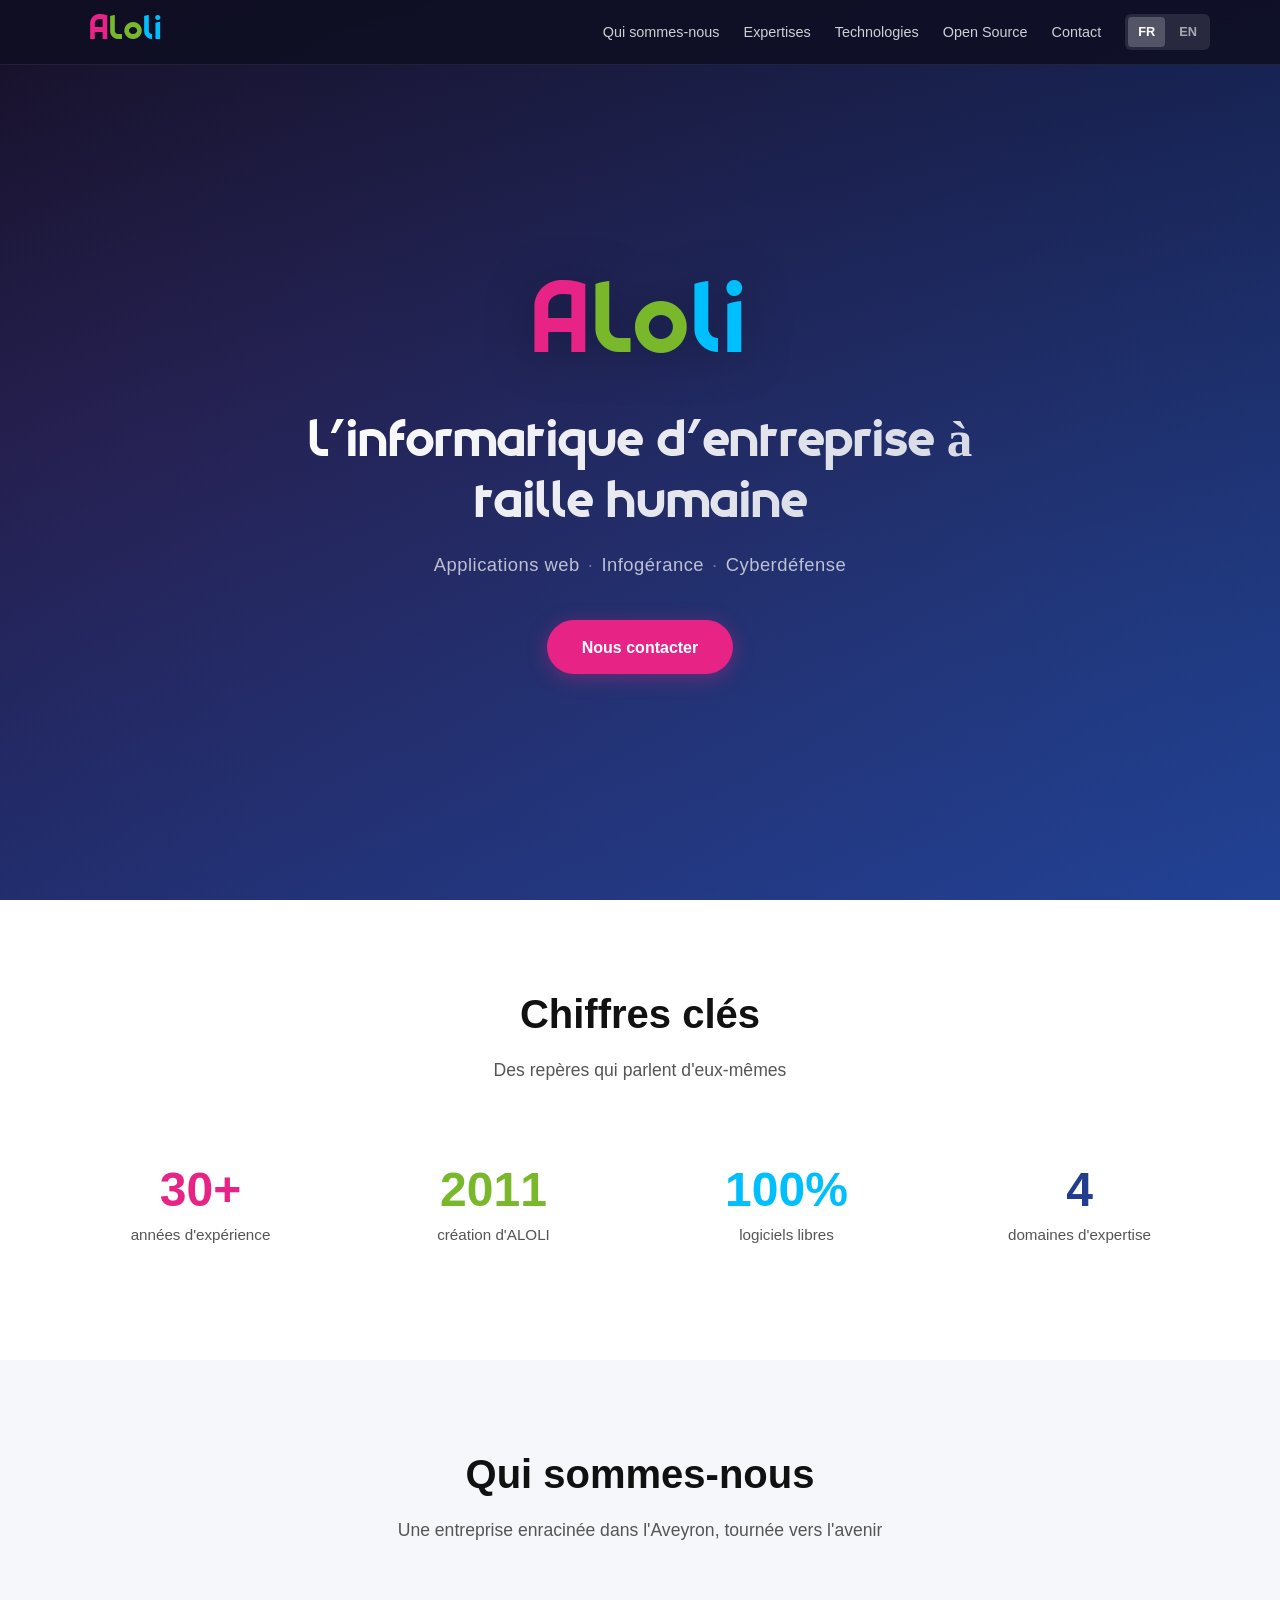
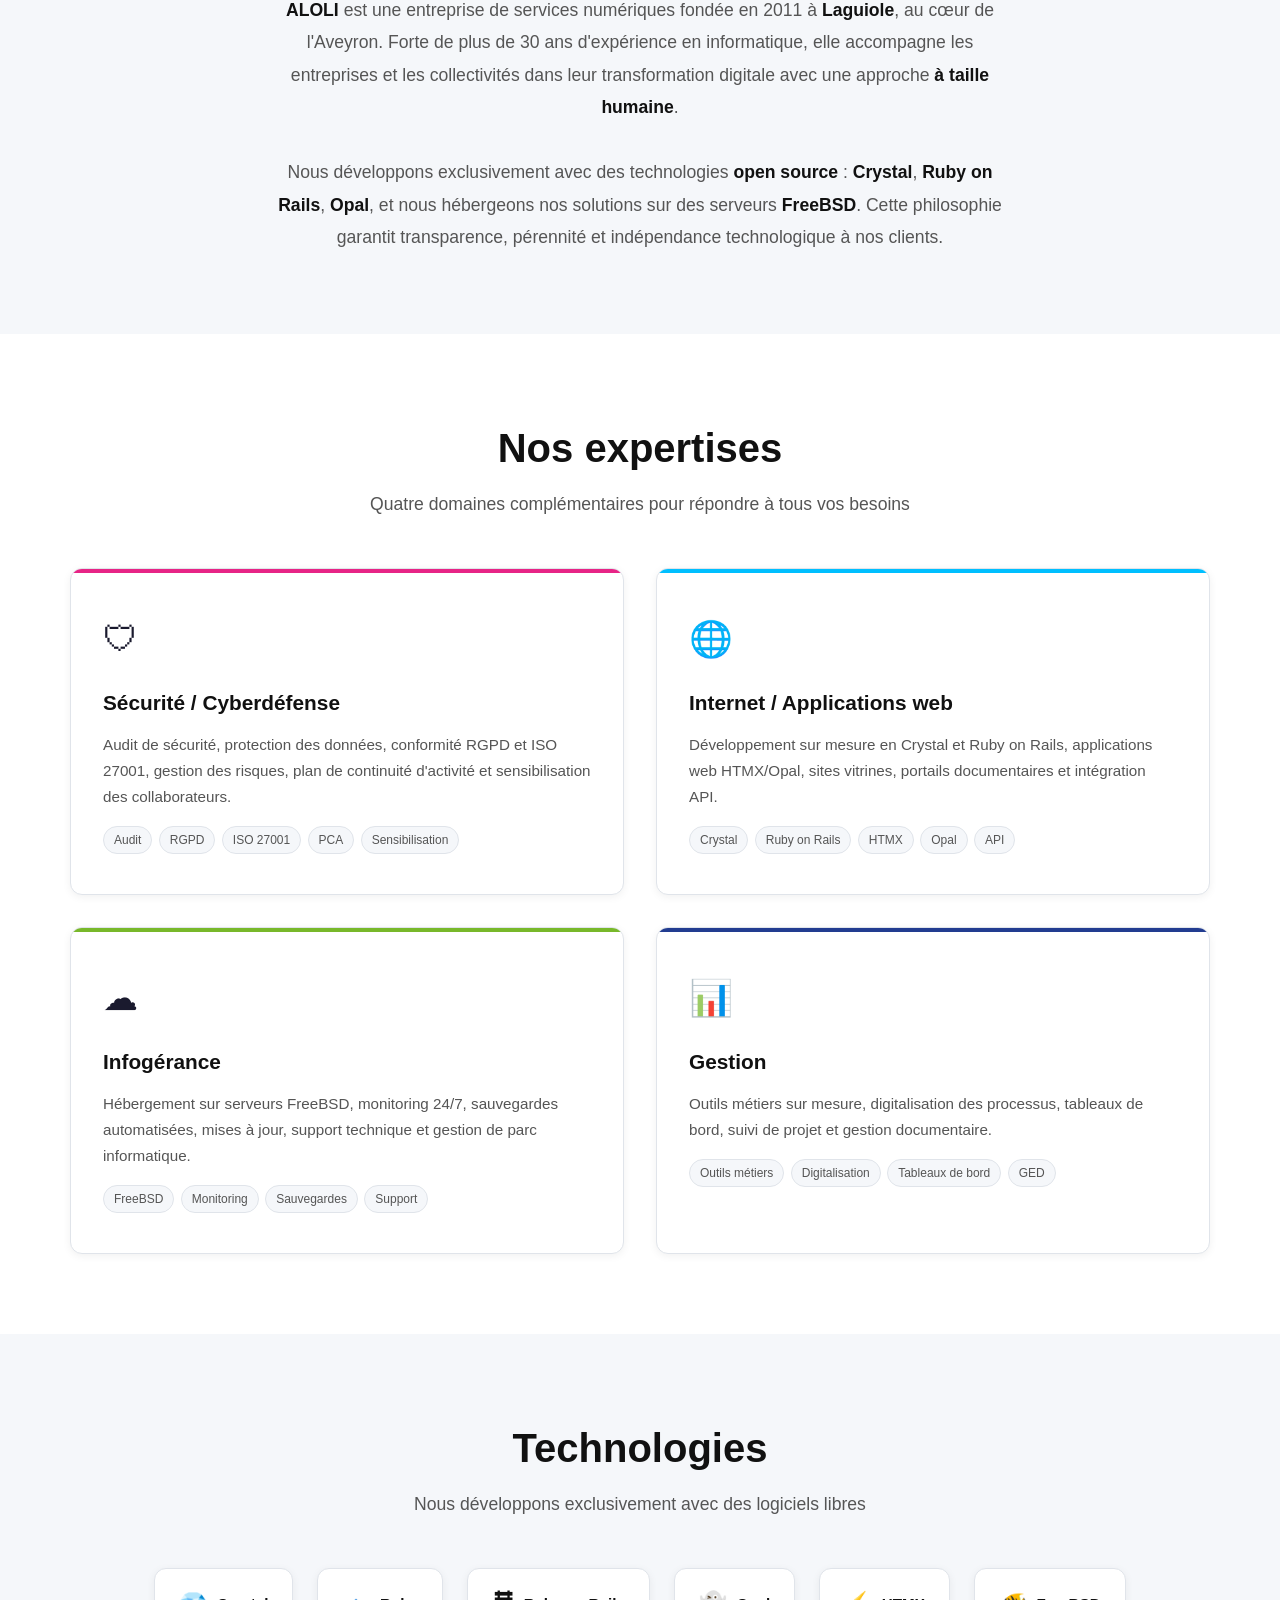
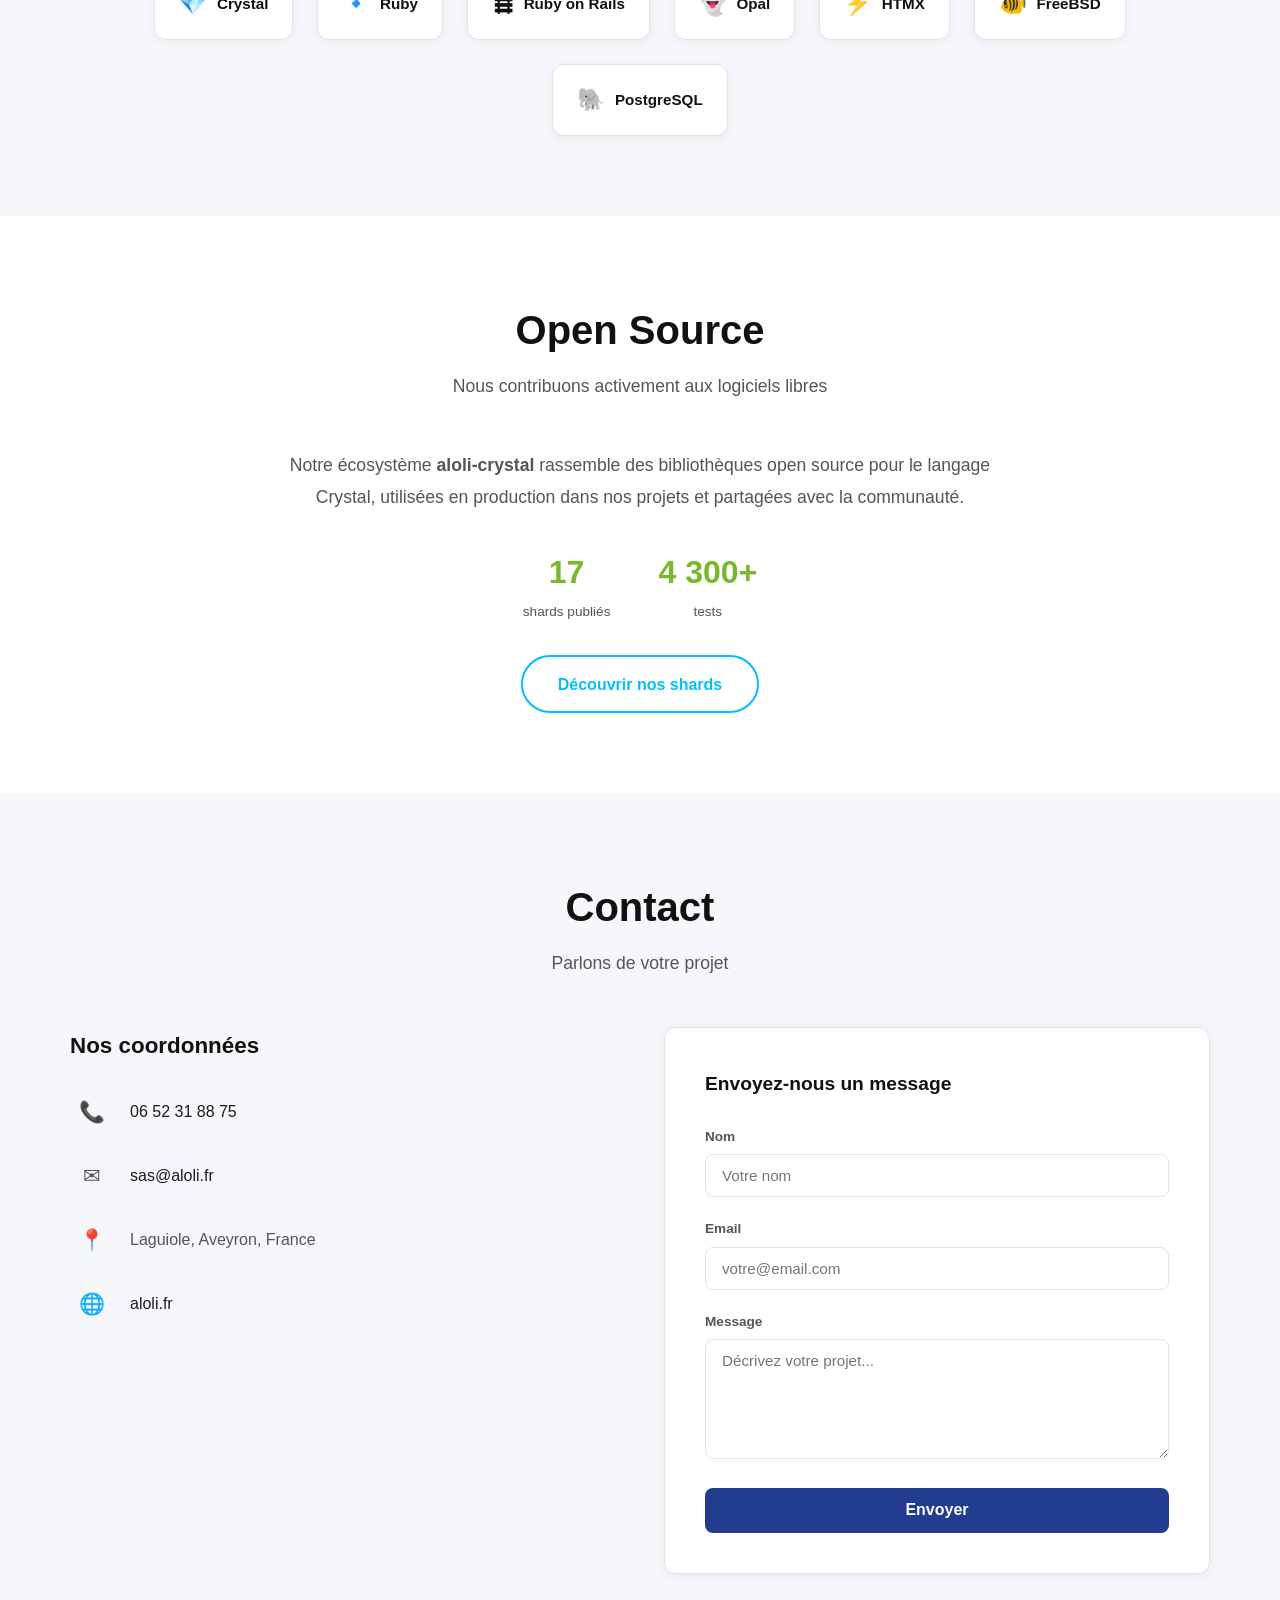
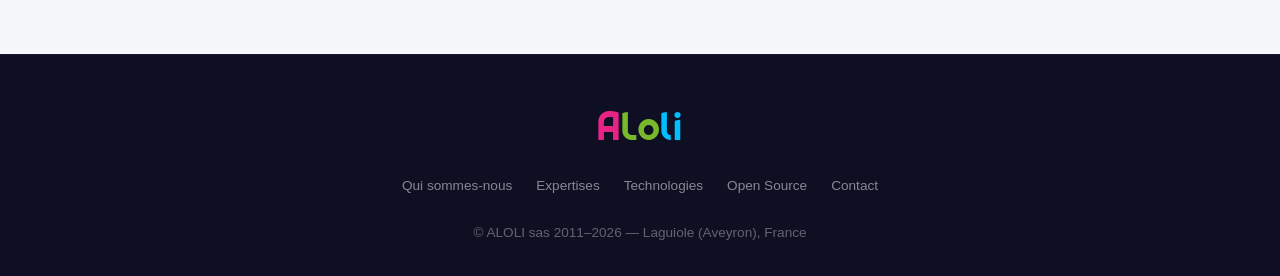
<file: index.html>
<!DOCTYPE html>
<html lang="fr">
<head>
  <meta charset="UTF-8">
  <meta name="viewport" content="width=device-width, initial-scale=1.0">
  <title>ALOLI — L'informatique d'entreprise à taille humaine</title>
  <meta name="description" content="ALOLI, entreprise de services numériques à Laguiole (Aveyron). Applications web Crystal &amp; Ruby, infogérance FreeBSD, cyberdéfense. 30 ans d'expérience.">
  <meta name="author" content="ALOLI sas">
  <meta property="og:title" content="ALOLI — L'informatique d'entreprise à taille humaine">
  <meta property="og:description" content="Applications web · Infogérance · Cyberdéfense — Laguiole, Aveyron">
  <meta property="og:type" content="website">
  <meta property="og:url" content="https://aloli.fr">
  <link rel="alternate" hreflang="en" href="https://aloli.fr/en/">
  <link rel="alternate" hreflang="fr" href="https://aloli.fr/">
  <link rel="canonical" href="https://aloli.fr/">
  <link rel="stylesheet" href="css/style.css">
</head>
<body>

<!-- ====== Header ====== -->
<header class="site-header">
  <nav class="nav container">
    <a href="#hero">
      <svg xmlns="http://www.w3.org/2000/svg" viewBox="0 0 280 100" class="nav-logo" role="img" aria-label="ALOLI"><text x="140" y="78" text-anchor="middle" font-family="Explora, cursive" font-size="82" letter-spacing="2"><tspan fill="#E72486">A</tspan><tspan fill="#78B82A">Lo</tspan><tspan fill="#00BFFF">li</tspan></text></svg>
    </a>
    <button class="nav-toggle" aria-label="Menu" onclick="document.querySelector('.nav-links').classList.toggle('open')">
      <span></span><span></span><span></span>
    </button>
    <ul class="nav-links">
      <li><a href="#about">Qui sommes-nous</a></li>
      <li><a href="#expertises">Expertises</a></li>
      <li><a href="#technologies">Technologies</a></li>
      <li><a href="#opensource">Open Source</a></li>
      <li><a href="#contact">Contact</a></li>
      <li>
        <div class="lang-switch">
          <a href="/" class="active">FR</a>
          <a href="/en/">EN</a>
        </div>
      </li>
    </ul>
  </nav>
</header>

<!-- ====== Hero ====== -->
<section id="hero" class="hero">
  <div class="hero-content">
    <svg xmlns="http://www.w3.org/2000/svg" viewBox="0 0 280 100" class="hero-logo" role="img" aria-label="ALOLI"><text x="140" y="78" text-anchor="middle" font-family="Explora, cursive" font-size="82" letter-spacing="2"><tspan fill="#E72486">A</tspan><tspan fill="#78B82A">Lo</tspan><tspan fill="#00BFFF">li</tspan></text></svg>
    <h1 class="hero-tagline">L'informatique d'entreprise à taille humaine</h1>
    <p class="hero-sub">Applications web<span>·</span>Infogérance<span>·</span>Cyberdéfense</p>
    <a href="#contact" class="btn btn--primary">Nous contacter</a>
  </div>
</section>

<!-- ====== Chiffres clés ====== -->
<section class="section">
  <div class="container fade-in">
    <h2 class="section-title">Chiffres clés</h2>
    <p class="section-subtitle">Des repères qui parlent d'eux-mêmes</p>
    <div class="stats-grid">
      <div class="stat-item">
        <div class="stat-number stat-number--magenta">30+</div>
        <div class="stat-label">années d'expérience</div>
      </div>
      <div class="stat-item">
        <div class="stat-number stat-number--green">2011</div>
        <div class="stat-label">création d'ALOLI</div>
      </div>
      <div class="stat-item">
        <div class="stat-number stat-number--cyan">100%</div>
        <div class="stat-label">logiciels libres</div>
      </div>
      <div class="stat-item">
        <div class="stat-number stat-number--primary">4</div>
        <div class="stat-label">domaines d'expertise</div>
      </div>
    </div>
  </div>
</section>

<!-- ====== Qui sommes-nous ====== -->
<section id="about" class="section section--alt">
  <div class="container fade-in">
    <h2 class="section-title">Qui sommes-nous</h2>
    <p class="section-subtitle">Une entreprise enracinée dans l'Aveyron, tournée vers l'avenir</p>
    <div class="about-content">
      <p>
        <strong>ALOLI</strong> est une entreprise de services numériques fondée en 2011 à
        <strong>Laguiole</strong>, au c&oelig;ur de l'Aveyron. Forte de plus de 30 ans
        d'expérience en informatique, elle accompagne les entreprises et les collectivités
        dans leur transformation digitale avec une approche <strong>à taille humaine</strong>.
      </p>
      <br>
      <p>
        Nous développons exclusivement avec des technologies <strong>open source</strong> :
        <strong>Crystal</strong>, <strong>Ruby on Rails</strong>, <strong>Opal</strong>, et nous
        hébergeons nos solutions sur des serveurs <strong>FreeBSD</strong>. Cette philosophie
        garantit transparence, pérennité et indépendance technologique à nos clients.
      </p>
    </div>
  </div>
</section>

<!-- ====== Nos expertises ====== -->
<section id="expertises" class="section">
  <div class="container fade-in">
    <h2 class="section-title">Nos expertises</h2>
    <p class="section-subtitle">Quatre domaines complémentaires pour répondre à tous vos besoins</p>
    <div class="expertise-grid">

      <div class="expertise-card expertise-card--security">
        <span class="expertise-icon">&#x1F6E1;</span>
        <h3>Sécurité / Cyberdéfense</h3>
        <p>Audit de sécurité, protection des données, conformité RGPD et ISO 27001, gestion des risques, plan de continuité d'activité et sensibilisation des collaborateurs.</p>
        <div class="expertise-tags">
          <span>Audit</span>
          <span>RGPD</span>
          <span>ISO 27001</span>
          <span>PCA</span>
          <span>Sensibilisation</span>
        </div>
      </div>

      <div class="expertise-card expertise-card--web">
        <span class="expertise-icon">&#x1F310;</span>
        <h3>Internet / Applications web</h3>
        <p>Développement sur mesure en Crystal et Ruby on Rails, applications web HTMX/Opal, sites vitrines, portails documentaires et intégration API.</p>
        <div class="expertise-tags">
          <span>Crystal</span>
          <span>Ruby on Rails</span>
          <span>HTMX</span>
          <span>Opal</span>
          <span>API</span>
        </div>
      </div>

      <div class="expertise-card expertise-card--hosting">
        <span class="expertise-icon">&#x2601;</span>
        <h3>Infogérance</h3>
        <p>Hébergement sur serveurs FreeBSD, monitoring 24/7, sauvegardes automatisées, mises à jour, support technique et gestion de parc informatique.</p>
        <div class="expertise-tags">
          <span>FreeBSD</span>
          <span>Monitoring</span>
          <span>Sauvegardes</span>
          <span>Support</span>
        </div>
      </div>

      <div class="expertise-card expertise-card--management">
        <span class="expertise-icon">&#x1F4CA;</span>
        <h3>Gestion</h3>
        <p>Outils métiers sur mesure, digitalisation des processus, tableaux de bord, suivi de projet et gestion documentaire.</p>
        <div class="expertise-tags">
          <span>Outils métiers</span>
          <span>Digitalisation</span>
          <span>Tableaux de bord</span>
          <span>GED</span>
        </div>
      </div>

    </div>
  </div>
</section>

<!-- ====== Technologies ====== -->
<section id="technologies" class="section section--alt">
  <div class="container fade-in">
    <h2 class="section-title">Technologies</h2>
    <p class="section-subtitle">Nous développons exclusivement avec des logiciels libres</p>
    <div class="tech-grid">
      <div class="tech-badge"><span class="tech-badge-icon">&#x1F48E;</span> Crystal</div>
      <div class="tech-badge"><span class="tech-badge-icon">&#x1F539;</span> Ruby</div>
      <div class="tech-badge"><span class="tech-badge-icon">&#x1F6E4;</span> Ruby on Rails</div>
      <div class="tech-badge"><span class="tech-badge-icon">&#x1F47B;</span> Opal</div>
      <div class="tech-badge"><span class="tech-badge-icon">&#x26A1;</span> HTMX</div>
      <div class="tech-badge"><span class="tech-badge-icon">&#x1F420;</span> FreeBSD</div>
      <div class="tech-badge"><span class="tech-badge-icon">&#x1F418;</span> PostgreSQL</div>
    </div>
  </div>
</section>

<!-- ====== Open Source ====== -->
<section id="opensource" class="section">
  <div class="container fade-in">
    <h2 class="section-title">Open Source</h2>
    <p class="section-subtitle">Nous contribuons activement aux logiciels libres</p>
    <div class="opensource-content">
      <p>
        Notre écosystème <strong>aloli-crystal</strong> rassemble des bibliothèques open source
        pour le langage Crystal, utilisées en production dans nos projets et partagées avec la communauté.
      </p>
      <div class="opensource-stats">
        <div class="opensource-stat">
          <div class="opensource-stat-number">17</div>
          <div class="opensource-stat-label">shards publiés</div>
        </div>
        <div class="opensource-stat">
          <div class="opensource-stat-number">4 300+</div>
          <div class="opensource-stat-label">tests</div>
        </div>
      </div>
      <a href="https://aloli-crystal.github.io/docs/" class="btn btn--outline" target="_blank" rel="noopener">
        Découvrir nos shards
      </a>
    </div>
  </div>
</section>

<!-- ====== Contact ====== -->
<section id="contact" class="section section--alt">
  <div class="container fade-in">
    <h2 class="section-title">Contact</h2>
    <p class="section-subtitle">Parlons de votre projet</p>
    <div class="contact-grid">

      <div class="contact-info">
        <h3>Nos coordonnées</h3>
        <div class="contact-item">
          <div class="contact-item-icon">&#x1F4DE;</div>
          <div><a href="tel:+33652318875">06 52 31 88 75</a></div>
        </div>
        <div class="contact-item">
          <div class="contact-item-icon">&#x2709;</div>
          <div><a href="mailto:sas@aloli.fr">sas@aloli.fr</a></div>
        </div>
        <div class="contact-item">
          <div class="contact-item-icon">&#x1F4CD;</div>
          <div>Laguiole, Aveyron, France</div>
        </div>
        <div class="contact-item">
          <div class="contact-item-icon">&#x1F310;</div>
          <div><a href="https://aloli.fr">aloli.fr</a></div>
        </div>
      </div>

      <form id="contact-form" class="contact-form" action="https://form.aloli.fr/submit" method="POST">
        <h3>Envoyez-nous un message</h3>
        <!-- Honeypot -->
        <div style="display:none"><input type="text" name="_gotcha" tabindex="-1" autocomplete="off"></div>
        <div class="form-group">
          <label for="name">Nom</label>
          <input type="text" id="name" name="name" required placeholder="Votre nom">
        </div>
        <div class="form-group">
          <label for="email">Email</label>
          <input type="email" id="email" name="email" required placeholder="votre@email.com">
        </div>
        <div class="form-group">
          <label for="message">Message</label>
          <textarea id="message" name="message" required placeholder="Décrivez votre projet..."></textarea>
        </div>
        <button type="submit" class="btn--submit">Envoyer</button>
        <p id="form-status" style="margin-top:1rem;display:none"></p>
      </form>

    </div>
  </div>
</section>

<!-- ====== Footer ====== -->
<footer class="site-footer">
  <div class="container">
    <svg xmlns="http://www.w3.org/2000/svg" viewBox="0 0 280 100" class="footer-logo" role="img" aria-label="ALOLI"><text x="140" y="78" text-anchor="middle" font-family="Explora, cursive" font-size="82" letter-spacing="2"><tspan fill="#E72486">A</tspan><tspan fill="#78B82A">Lo</tspan><tspan fill="#00BFFF">li</tspan></text></svg>
    <ul class="footer-links">
      <li><a href="#about">Qui sommes-nous</a></li>
      <li><a href="#expertises">Expertises</a></li>
      <li><a href="#technologies">Technologies</a></li>
      <li><a href="#opensource">Open Source</a></li>
      <li><a href="#contact">Contact</a></li>
    </ul>
    <p class="footer-copy">&copy; ALOLI sas 2011–2026 — Laguiole (Aveyron), France</p>
  </div>
</footer>

<!-- Scroll animation (minimal JS, no framework) -->
<script>
  document.addEventListener('DOMContentLoaded', function () {
    var els = document.querySelectorAll('.fade-in');
    if ('IntersectionObserver' in window) {
      var observer = new IntersectionObserver(function (entries) {
        entries.forEach(function (e) {
          if (e.isIntersecting) {
            e.target.classList.add('visible');
            observer.unobserve(e.target);
          }
        });
      }, { threshold: 0.15 });
      els.forEach(function (el) { observer.observe(el); });
    } else {
      els.forEach(function (el) { el.classList.add('visible'); });
    }

    // Contact form AJAX submission
    var form = document.getElementById('contact-form');
    var status = document.getElementById('form-status');
    if (form) {
      form.addEventListener('submit', function (e) {
        e.preventDefault();
        status.style.display = 'block';
        status.style.color = '';
        status.textContent = 'Envoi en cours...';
        var data = new FormData(form);
        var body = {};
        data.forEach(function (v, k) { body[k] = v; });
        fetch(form.action, {
          method: 'POST',
          headers: { 'Content-Type': 'application/json' },
          body: JSON.stringify(body)
        }).then(function (res) {
          return res.json().then(function (json) { return { ok: res.ok, json: json }; });
        }).then(function (result) {
          if (result.ok && result.json.success) {
            status.style.color = '#78B82A';
            status.textContent = 'Message envoyé avec succès !';
            form.reset();
          } else {
            status.style.color = '#E72486';
            status.textContent = result.json.error || 'Une erreur est survenue.';
          }
        }).catch(function () {
          status.style.color = '#E72486';
          status.textContent = 'Impossible de contacter le serveur. Réessayez plus tard.';
        });
      });
    }
  });
</script>

</body>
</html>
</file>
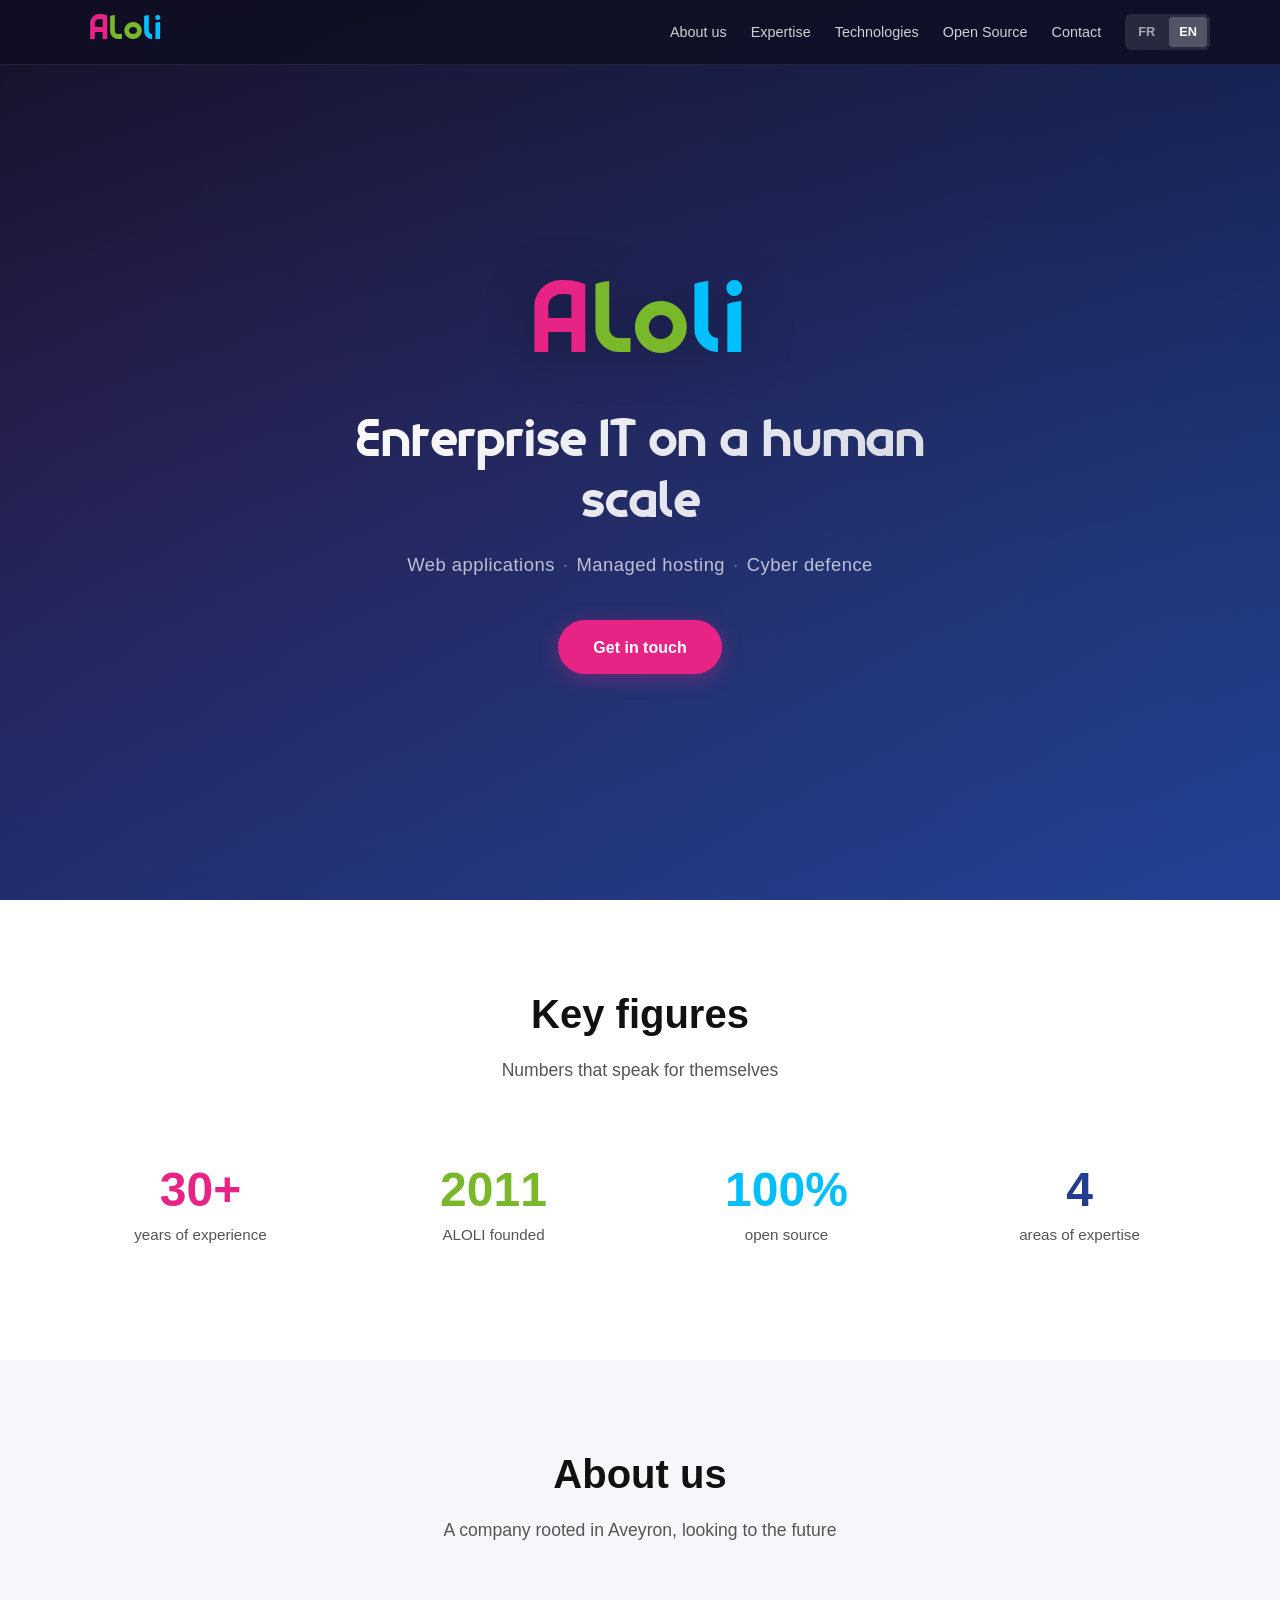
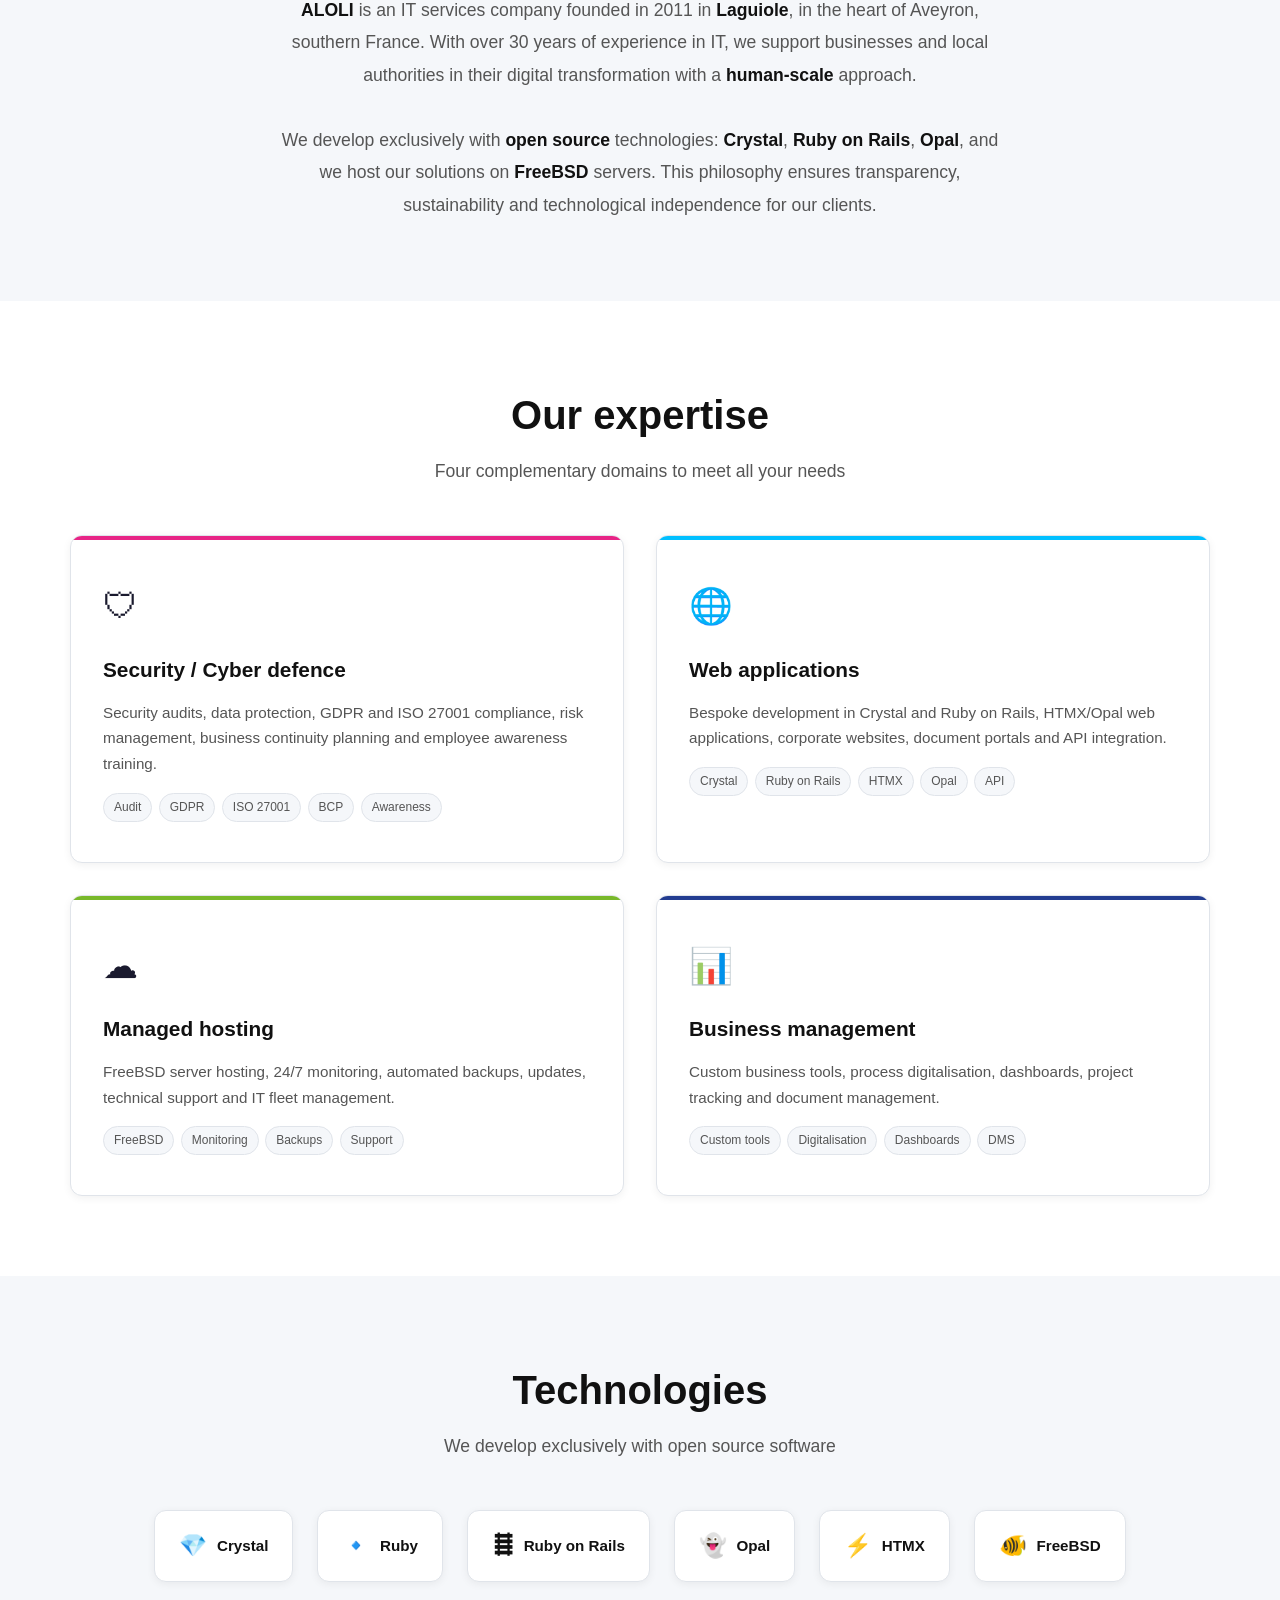
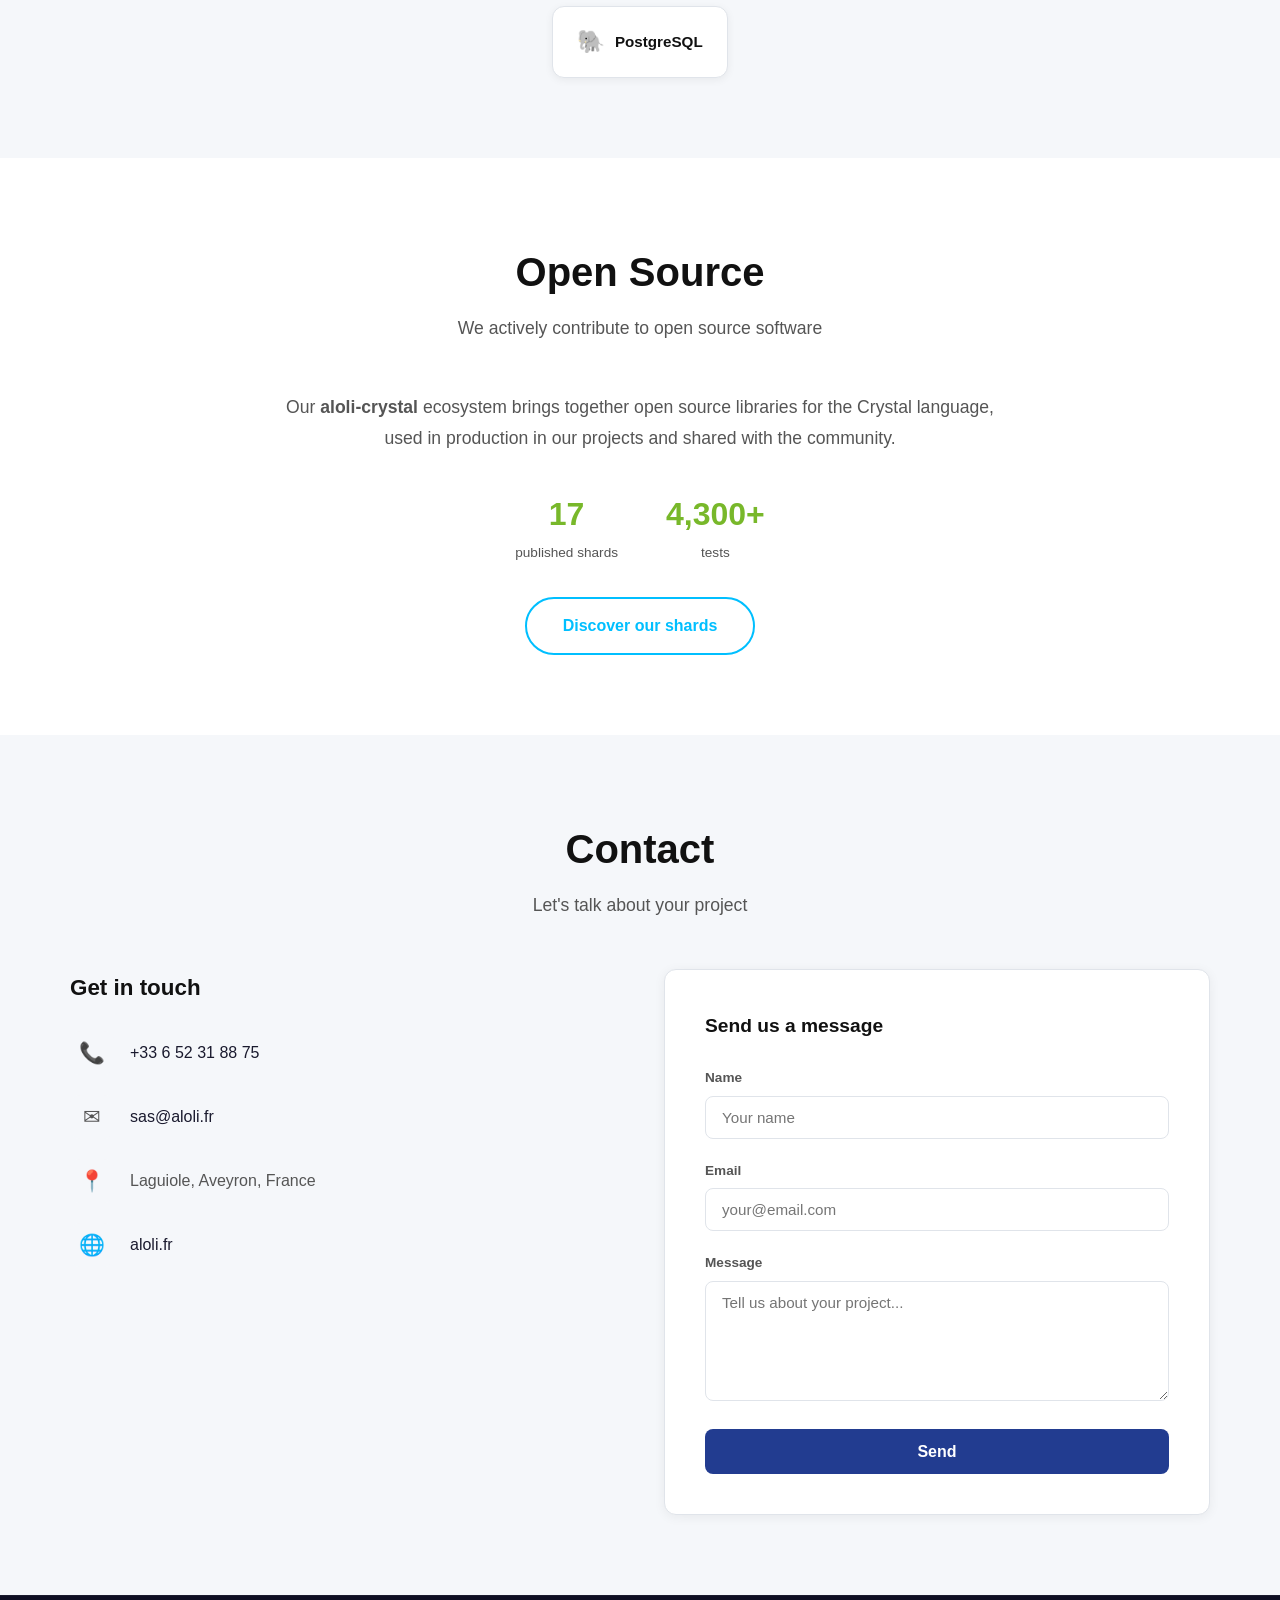
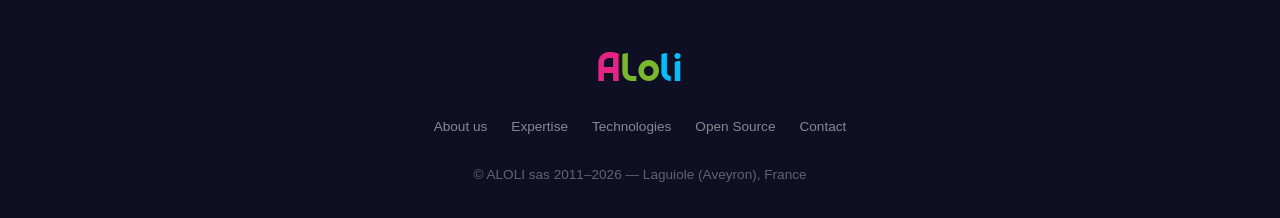
<file: en/index.html>
<!DOCTYPE html>
<html lang="en">
<head>
  <meta charset="UTF-8">
  <meta name="viewport" content="width=device-width, initial-scale=1.0">
  <title>ALOLI — Enterprise IT on a human scale</title>
  <meta name="description" content="ALOLI, IT services company in Laguiole (Aveyron), France. Crystal &amp; Ruby web applications, FreeBSD managed hosting, cyber defence. 30+ years of experience.">
  <meta name="author" content="ALOLI sas">
  <meta property="og:title" content="ALOLI — Enterprise IT on a human scale">
  <meta property="og:description" content="Web applications · Managed hosting · Cyber defence — Laguiole, Aveyron, France">
  <meta property="og:type" content="website">
  <meta property="og:url" content="https://aloli.fr/en/">
  <link rel="alternate" hreflang="fr" href="https://aloli.fr/">
  <link rel="alternate" hreflang="en" href="https://aloli.fr/en/">
  <link rel="canonical" href="https://aloli.fr/en/">
  <link rel="stylesheet" href="../css/style.css">
</head>
<body>

<!-- ====== Header ====== -->
<header class="site-header">
  <nav class="nav container">
    <a href="#hero">
      <svg xmlns="http://www.w3.org/2000/svg" viewBox="0 0 280 100" class="nav-logo" role="img" aria-label="ALOLI"><text x="140" y="78" text-anchor="middle" font-family="Explora, cursive" font-size="82" letter-spacing="2"><tspan fill="#E72486">A</tspan><tspan fill="#78B82A">Lo</tspan><tspan fill="#00BFFF">li</tspan></text></svg>
    </a>
    <button class="nav-toggle" aria-label="Menu" onclick="document.querySelector('.nav-links').classList.toggle('open')">
      <span></span><span></span><span></span>
    </button>
    <ul class="nav-links">
      <li><a href="#about">About us</a></li>
      <li><a href="#expertises">Expertise</a></li>
      <li><a href="#technologies">Technologies</a></li>
      <li><a href="#opensource">Open Source</a></li>
      <li><a href="#contact">Contact</a></li>
      <li>
        <div class="lang-switch">
          <a href="/">FR</a>
          <a href="/en/" class="active">EN</a>
        </div>
      </li>
    </ul>
  </nav>
</header>

<!-- ====== Hero ====== -->
<section id="hero" class="hero">
  <div class="hero-content">
    <svg xmlns="http://www.w3.org/2000/svg" viewBox="0 0 280 100" class="hero-logo" role="img" aria-label="ALOLI"><text x="140" y="78" text-anchor="middle" font-family="Explora, cursive" font-size="82" letter-spacing="2"><tspan fill="#E72486">A</tspan><tspan fill="#78B82A">Lo</tspan><tspan fill="#00BFFF">li</tspan></text></svg>
    <h1 class="hero-tagline">Enterprise IT on a human scale</h1>
    <p class="hero-sub">Web applications<span>·</span>Managed hosting<span>·</span>Cyber defence</p>
    <a href="#contact" class="btn btn--primary">Get in touch</a>
  </div>
</section>

<!-- ====== Key figures ====== -->
<section class="section">
  <div class="container fade-in">
    <h2 class="section-title">Key figures</h2>
    <p class="section-subtitle">Numbers that speak for themselves</p>
    <div class="stats-grid">
      <div class="stat-item">
        <div class="stat-number stat-number--magenta">30+</div>
        <div class="stat-label">years of experience</div>
      </div>
      <div class="stat-item">
        <div class="stat-number stat-number--green">2011</div>
        <div class="stat-label">ALOLI founded</div>
      </div>
      <div class="stat-item">
        <div class="stat-number stat-number--cyan">100%</div>
        <div class="stat-label">open source</div>
      </div>
      <div class="stat-item">
        <div class="stat-number stat-number--primary">4</div>
        <div class="stat-label">areas of expertise</div>
      </div>
    </div>
  </div>
</section>

<!-- ====== About us ====== -->
<section id="about" class="section section--alt">
  <div class="container fade-in">
    <h2 class="section-title">About us</h2>
    <p class="section-subtitle">A company rooted in Aveyron, looking to the future</p>
    <div class="about-content">
      <p>
        <strong>ALOLI</strong> is an IT services company founded in 2011 in
        <strong>Laguiole</strong>, in the heart of Aveyron, southern France. With over
        30 years of experience in IT, we support businesses and local authorities
        in their digital transformation with a <strong>human-scale</strong> approach.
      </p>
      <br>
      <p>
        We develop exclusively with <strong>open source</strong> technologies:
        <strong>Crystal</strong>, <strong>Ruby on Rails</strong>, <strong>Opal</strong>, and we
        host our solutions on <strong>FreeBSD</strong> servers. This philosophy ensures
        transparency, sustainability and technological independence for our clients.
      </p>
    </div>
  </div>
</section>

<!-- ====== Our expertise ====== -->
<section id="expertises" class="section">
  <div class="container fade-in">
    <h2 class="section-title">Our expertise</h2>
    <p class="section-subtitle">Four complementary domains to meet all your needs</p>
    <div class="expertise-grid">

      <div class="expertise-card expertise-card--security">
        <span class="expertise-icon">&#x1F6E1;</span>
        <h3>Security / Cyber defence</h3>
        <p>Security audits, data protection, GDPR and ISO 27001 compliance, risk management, business continuity planning and employee awareness training.</p>
        <div class="expertise-tags">
          <span>Audit</span>
          <span>GDPR</span>
          <span>ISO 27001</span>
          <span>BCP</span>
          <span>Awareness</span>
        </div>
      </div>

      <div class="expertise-card expertise-card--web">
        <span class="expertise-icon">&#x1F310;</span>
        <h3>Web applications</h3>
        <p>Bespoke development in Crystal and Ruby on Rails, HTMX/Opal web applications, corporate websites, document portals and API integration.</p>
        <div class="expertise-tags">
          <span>Crystal</span>
          <span>Ruby on Rails</span>
          <span>HTMX</span>
          <span>Opal</span>
          <span>API</span>
        </div>
      </div>

      <div class="expertise-card expertise-card--hosting">
        <span class="expertise-icon">&#x2601;</span>
        <h3>Managed hosting</h3>
        <p>FreeBSD server hosting, 24/7 monitoring, automated backups, updates, technical support and IT fleet management.</p>
        <div class="expertise-tags">
          <span>FreeBSD</span>
          <span>Monitoring</span>
          <span>Backups</span>
          <span>Support</span>
        </div>
      </div>

      <div class="expertise-card expertise-card--management">
        <span class="expertise-icon">&#x1F4CA;</span>
        <h3>Business management</h3>
        <p>Custom business tools, process digitalisation, dashboards, project tracking and document management.</p>
        <div class="expertise-tags">
          <span>Custom tools</span>
          <span>Digitalisation</span>
          <span>Dashboards</span>
          <span>DMS</span>
        </div>
      </div>

    </div>
  </div>
</section>

<!-- ====== Technologies ====== -->
<section id="technologies" class="section section--alt">
  <div class="container fade-in">
    <h2 class="section-title">Technologies</h2>
    <p class="section-subtitle">We develop exclusively with open source software</p>
    <div class="tech-grid">
      <div class="tech-badge"><span class="tech-badge-icon">&#x1F48E;</span> Crystal</div>
      <div class="tech-badge"><span class="tech-badge-icon">&#x1F539;</span> Ruby</div>
      <div class="tech-badge"><span class="tech-badge-icon">&#x1F6E4;</span> Ruby on Rails</div>
      <div class="tech-badge"><span class="tech-badge-icon">&#x1F47B;</span> Opal</div>
      <div class="tech-badge"><span class="tech-badge-icon">&#x26A1;</span> HTMX</div>
      <div class="tech-badge"><span class="tech-badge-icon">&#x1F420;</span> FreeBSD</div>
      <div class="tech-badge"><span class="tech-badge-icon">&#x1F418;</span> PostgreSQL</div>
    </div>
  </div>
</section>

<!-- ====== Open Source ====== -->
<section id="opensource" class="section">
  <div class="container fade-in">
    <h2 class="section-title">Open Source</h2>
    <p class="section-subtitle">We actively contribute to open source software</p>
    <div class="opensource-content">
      <p>
        Our <strong>aloli-crystal</strong> ecosystem brings together open source libraries
        for the Crystal language, used in production in our projects and shared with the community.
      </p>
      <div class="opensource-stats">
        <div class="opensource-stat">
          <div class="opensource-stat-number">17</div>
          <div class="opensource-stat-label">published shards</div>
        </div>
        <div class="opensource-stat">
          <div class="opensource-stat-number">4,300+</div>
          <div class="opensource-stat-label">tests</div>
        </div>
      </div>
      <a href="https://aloli-crystal.github.io/docs/" class="btn btn--outline" target="_blank" rel="noopener">
        Discover our shards
      </a>
    </div>
  </div>
</section>

<!-- ====== Contact ====== -->
<section id="contact" class="section section--alt">
  <div class="container fade-in">
    <h2 class="section-title">Contact</h2>
    <p class="section-subtitle">Let's talk about your project</p>
    <div class="contact-grid">

      <div class="contact-info">
        <h3>Get in touch</h3>
        <div class="contact-item">
          <div class="contact-item-icon">&#x1F4DE;</div>
          <div><a href="tel:+33652318875">+33 6 52 31 88 75</a></div>
        </div>
        <div class="contact-item">
          <div class="contact-item-icon">&#x2709;</div>
          <div><a href="mailto:sas@aloli.fr">sas@aloli.fr</a></div>
        </div>
        <div class="contact-item">
          <div class="contact-item-icon">&#x1F4CD;</div>
          <div>Laguiole, Aveyron, France</div>
        </div>
        <div class="contact-item">
          <div class="contact-item-icon">&#x1F310;</div>
          <div><a href="https://aloli.fr">aloli.fr</a></div>
        </div>
      </div>

      <form id="contact-form" class="contact-form" action="https://form.aloli.fr/submit" method="POST">
        <h3>Send us a message</h3>
        <!-- Honeypot -->
        <div style="display:none"><input type="text" name="_gotcha" tabindex="-1" autocomplete="off"></div>
        <div class="form-group">
          <label for="name">Name</label>
          <input type="text" id="name" name="name" required placeholder="Your name">
        </div>
        <div class="form-group">
          <label for="email">Email</label>
          <input type="email" id="email" name="email" required placeholder="your@email.com">
        </div>
        <div class="form-group">
          <label for="message">Message</label>
          <textarea id="message" name="message" required placeholder="Tell us about your project..."></textarea>
        </div>
        <button type="submit" class="btn--submit">Send</button>
        <p id="form-status" style="margin-top:1rem;display:none"></p>
      </form>

    </div>
  </div>
</section>

<!-- ====== Footer ====== -->
<footer class="site-footer">
  <div class="container">
    <svg xmlns="http://www.w3.org/2000/svg" viewBox="0 0 280 100" class="footer-logo" role="img" aria-label="ALOLI"><text x="140" y="78" text-anchor="middle" font-family="Explora, cursive" font-size="82" letter-spacing="2"><tspan fill="#E72486">A</tspan><tspan fill="#78B82A">Lo</tspan><tspan fill="#00BFFF">li</tspan></text></svg>
    <ul class="footer-links">
      <li><a href="#about">About us</a></li>
      <li><a href="#expertises">Expertise</a></li>
      <li><a href="#technologies">Technologies</a></li>
      <li><a href="#opensource">Open Source</a></li>
      <li><a href="#contact">Contact</a></li>
    </ul>
    <p class="footer-copy">&copy; ALOLI sas 2011–2026 — Laguiole (Aveyron), France</p>
  </div>
</footer>

<!-- Scroll animation (minimal JS, no framework) -->
<script>
  document.addEventListener('DOMContentLoaded', function () {
    var els = document.querySelectorAll('.fade-in');
    if ('IntersectionObserver' in window) {
      var observer = new IntersectionObserver(function (entries) {
        entries.forEach(function (e) {
          if (e.isIntersecting) {
            e.target.classList.add('visible');
            observer.unobserve(e.target);
          }
        });
      }, { threshold: 0.15 });
      els.forEach(function (el) { observer.observe(el); });
    } else {
      els.forEach(function (el) { el.classList.add('visible'); });
    }

    // Contact form AJAX submission
    var form = document.getElementById('contact-form');
    var status = document.getElementById('form-status');
    if (form) {
      form.addEventListener('submit', function (e) {
        e.preventDefault();
        status.style.display = 'block';
        status.style.color = '';
        status.textContent = 'Sending...';
        var data = new FormData(form);
        var body = {};
        data.forEach(function (v, k) { body[k] = v; });
        fetch(form.action, {
          method: 'POST',
          headers: { 'Content-Type': 'application/json' },
          body: JSON.stringify(body)
        }).then(function (res) {
          return res.json().then(function (json) { return { ok: res.ok, json: json }; });
        }).then(function (result) {
          if (result.ok && result.json.success) {
            status.style.color = '#78B82A';
            status.textContent = 'Message sent successfully!';
            form.reset();
          } else {
            status.style.color = '#E72486';
            status.textContent = result.json.error || 'An error occurred.';
          }
        }).catch(function () {
          status.style.color = '#E72486';
          status.textContent = 'Unable to reach the server. Please try again later.';
        });
      });
    }
  });
</script>

</body>
</html>
</file>
<file: css/style.css>
/* ==========================================================================
   ALOLI Corporate Website — style.css
   Pure CSS, responsive, dark-mode ready
   ========================================================================== */

/* --- Fonts ---------------------------------------------------------------- */
@font-face {
  font-family: 'Explora';
  src: url('../fonts/explora.ttf') format('truetype');
  font-weight: normal;
  font-style: normal;
  font-display: swap;
}

/* --- Custom properties ---------------------------------------------------- */
:root {
  --primary: #223C90;
  --accent-magenta: #E72486;
  --accent-green: #78B82A;
  --accent-cyan: #00BFFF;

  --bg: #ffffff;
  --bg-alt: #f5f7fa;
  --bg-card: #ffffff;
  --text: #1a1a2e;
  --text-muted: #555;
  --text-heading: #111;
  --border: #e0e4ea;
  --shadow: rgba(0, 0, 0, 0.06);
  --shadow-hover: rgba(0, 0, 0, 0.12);

  --hero-from: #0f0f23;
  --hero-via: #162050;
  --hero-to: #223C90;

  --font-body: -apple-system, BlinkMacSystemFont, 'Segoe UI', Roboto, Helvetica, Arial, sans-serif;
  --font-display: 'Explora', cursive;

  --max-w: 1140px;
  --radius: 12px;
  --transition: 0.3s ease;
}

@media (prefers-color-scheme: dark) {
  :root {
    --bg: #0f0f23;
    --bg-alt: #161633;
    --bg-card: #1a1a3e;
    --text: #e0e0e0;
    --text-muted: #a0a0b8;
    --text-heading: #f0f0f0;
    --border: #2a2a50;
    --shadow: rgba(0, 0, 0, 0.3);
    --shadow-hover: rgba(0, 0, 0, 0.5);
  }
}

/* --- Reset & base --------------------------------------------------------- */
*, *::before, *::after { box-sizing: border-box; margin: 0; padding: 0; }

html {
  scroll-behavior: smooth;
  font-size: 16px;
}

body {
  font-family: var(--font-body);
  color: var(--text);
  background: var(--bg);
  line-height: 1.7;
  -webkit-font-smoothing: antialiased;
}

a { color: var(--accent-cyan); text-decoration: none; transition: color var(--transition); }
a:hover { color: var(--accent-magenta); }

img, svg { max-width: 100%; height: auto; }

/* --- Utility -------------------------------------------------------------- */
.container { width: 90%; max-width: var(--max-w); margin: 0 auto; }

.section {
  padding: 5rem 0;
}

.section--alt {
  background: var(--bg-alt);
}

.section-title {
  font-size: clamp(1.8rem, 4vw, 2.5rem);
  font-weight: 700;
  color: var(--text-heading);
  text-align: center;
  margin-bottom: 0.5rem;
}

.section-subtitle {
  text-align: center;
  color: var(--text-muted);
  font-size: 1.1rem;
  margin-bottom: 3rem;
  max-width: 640px;
  margin-left: auto;
  margin-right: auto;
}

/* --- Header / Nav --------------------------------------------------------- */
.site-header {
  position: fixed;
  top: 0;
  left: 0;
  right: 0;
  z-index: 100;
  background: rgba(15, 15, 35, 0.85);
  backdrop-filter: blur(12px);
  -webkit-backdrop-filter: blur(12px);
  border-bottom: 1px solid rgba(255, 255, 255, 0.08);
}

.nav {
  display: flex;
  align-items: center;
  justify-content: space-between;
  height: 64px;
}

.nav-logo {
  height: 40px;
  width: auto;
}

.nav-links {
  display: flex;
  align-items: center;
  gap: 1.5rem;
  list-style: none;
}

.nav-links a {
  color: rgba(255, 255, 255, 0.8);
  font-size: 0.9rem;
  font-weight: 500;
  transition: color var(--transition);
}

.nav-links a:hover { color: #fff; }

.lang-switch {
  display: inline-flex;
  gap: 0.25rem;
  background: rgba(255, 255, 255, 0.1);
  border-radius: 6px;
  padding: 3px;
}

.lang-switch a {
  padding: 4px 10px;
  border-radius: 4px;
  font-size: 0.8rem;
  font-weight: 600;
  color: rgba(255, 255, 255, 0.6);
}

.lang-switch a.active {
  background: rgba(255, 255, 255, 0.2);
  color: #fff;
}

/* Mobile nav toggle */
.nav-toggle {
  display: none;
  background: none;
  border: none;
  cursor: pointer;
  padding: 8px;
}

.nav-toggle span {
  display: block;
  width: 24px;
  height: 2px;
  background: #fff;
  margin: 5px 0;
  transition: var(--transition);
}

/* --- Hero ----------------------------------------------------------------- */
.hero {
  min-height: 100vh;
  display: flex;
  align-items: center;
  justify-content: center;
  text-align: center;
  background: linear-gradient(160deg, var(--hero-from) 0%, var(--hero-via) 40%, var(--hero-to) 100%);
  color: #fff;
  padding: 6rem 1rem 4rem;
  position: relative;
  overflow: hidden;
}

.hero::before {
  content: '';
  position: absolute;
  top: -50%;
  left: -50%;
  width: 200%;
  height: 200%;
  background: radial-gradient(ellipse at 30% 50%, rgba(231, 36, 134, 0.08) 0%, transparent 60%),
              radial-gradient(ellipse at 70% 60%, rgba(0, 191, 255, 0.06) 0%, transparent 60%);
  animation: heroGlow 12s ease-in-out infinite alternate;
}

@keyframes heroGlow {
  0% { transform: translate(0, 0) scale(1); }
  100% { transform: translate(2%, -2%) scale(1.05); }
}

.hero-content {
  position: relative;
  z-index: 1;
  max-width: 700px;
}

.hero-logo {
  height: 120px;
  width: auto;
  margin-bottom: 1.5rem;
  filter: drop-shadow(0 4px 24px rgba(0, 0, 0, 0.3));
}

.hero-tagline {
  font-family: var(--font-display);
  font-size: clamp(2rem, 5vw, 3.2rem);
  line-height: 1.2;
  margin-bottom: 1rem;
  background: linear-gradient(135deg, #fff 0%, rgba(255, 255, 255, 0.8) 100%);
  -webkit-background-clip: text;
  -webkit-text-fill-color: transparent;
  background-clip: text;
}

.hero-sub {
  font-size: 1.15rem;
  color: rgba(255, 255, 255, 0.7);
  margin-bottom: 2.5rem;
  letter-spacing: 0.5px;
}

.hero-sub span {
  margin: 0 0.5rem;
  color: rgba(255, 255, 255, 0.35);
}

.btn {
  display: inline-block;
  padding: 0.85rem 2.2rem;
  border-radius: 50px;
  font-weight: 600;
  font-size: 1rem;
  transition: all var(--transition);
  cursor: pointer;
  border: none;
}

.btn--primary {
  background: var(--accent-magenta);
  color: #fff;
  box-shadow: 0 4px 20px rgba(231, 36, 134, 0.35);
}

.btn--primary:hover {
  background: #c91e72;
  color: #fff;
  transform: translateY(-2px);
  box-shadow: 0 6px 28px rgba(231, 36, 134, 0.45);
}

/* --- Chiffres clés -------------------------------------------------------- */
.stats-grid {
  display: grid;
  grid-template-columns: repeat(4, 1fr);
  gap: 2rem;
  text-align: center;
}

.stat-item {
  padding: 2rem 1rem;
}

.stat-number {
  font-size: clamp(2.2rem, 5vw, 3rem);
  font-weight: 800;
  line-height: 1;
  margin-bottom: 0.5rem;
}

.stat-number--magenta { color: var(--accent-magenta); }
.stat-number--green   { color: var(--accent-green); }
.stat-number--cyan    { color: var(--accent-cyan); }
.stat-number--primary { color: var(--primary); }

@media (prefers-color-scheme: dark) {
  .stat-number--primary { color: #5b7de8; }
}

.stat-label {
  font-size: 0.95rem;
  color: var(--text-muted);
}

/* --- About ---------------------------------------------------------------- */
.about-content {
  max-width: 740px;
  margin: 0 auto;
  text-align: center;
  font-size: 1.1rem;
  color: var(--text-muted);
  line-height: 1.85;
}

.about-content strong {
  color: var(--text-heading);
}

/* --- Expertises ----------------------------------------------------------- */
.expertise-grid {
  display: grid;
  grid-template-columns: repeat(2, 1fr);
  gap: 2rem;
}

.expertise-card {
  background: var(--bg-card);
  border: 1px solid var(--border);
  border-radius: var(--radius);
  padding: 2.5rem 2rem;
  transition: all var(--transition);
  box-shadow: 0 2px 8px var(--shadow);
  position: relative;
  overflow: hidden;
}

.expertise-card::before {
  content: '';
  position: absolute;
  top: 0;
  left: 0;
  right: 0;
  height: 4px;
  border-radius: var(--radius) var(--radius) 0 0;
  transition: height var(--transition);
}

.expertise-card:hover {
  transform: translateY(-4px);
  box-shadow: 0 8px 30px var(--shadow-hover);
}

.expertise-card--security::before  { background: var(--accent-magenta); }
.expertise-card--web::before       { background: var(--accent-cyan); }
.expertise-card--hosting::before   { background: var(--accent-green); }
.expertise-card--management::before { background: var(--primary); }

@media (prefers-color-scheme: dark) {
  .expertise-card--management::before { background: #5b7de8; }
}

.expertise-icon {
  font-size: 2.2rem;
  margin-bottom: 1rem;
  display: block;
}

.expertise-card h3 {
  font-size: 1.3rem;
  font-weight: 700;
  color: var(--text-heading);
  margin-bottom: 0.75rem;
}

.expertise-card p {
  color: var(--text-muted);
  font-size: 0.95rem;
  line-height: 1.7;
}

.expertise-tags {
  display: flex;
  flex-wrap: wrap;
  gap: 0.4rem;
  margin-top: 1rem;
}

.expertise-tags span {
  font-size: 0.75rem;
  padding: 3px 10px;
  border-radius: 20px;
  background: var(--bg-alt);
  color: var(--text-muted);
  border: 1px solid var(--border);
}

/* --- Technologies --------------------------------------------------------- */
.tech-intro {
  text-align: center;
  font-size: 1.1rem;
  color: var(--text-muted);
  margin-bottom: 2.5rem;
}

.tech-grid {
  display: flex;
  flex-wrap: wrap;
  justify-content: center;
  gap: 1.5rem;
}

.tech-badge {
  display: flex;
  align-items: center;
  gap: 0.6rem;
  background: var(--bg-card);
  border: 1px solid var(--border);
  border-radius: var(--radius);
  padding: 1rem 1.5rem;
  font-weight: 600;
  font-size: 0.95rem;
  color: var(--text-heading);
  box-shadow: 0 2px 8px var(--shadow);
  transition: all var(--transition);
}

.tech-badge:hover {
  transform: translateY(-2px);
  box-shadow: 0 6px 20px var(--shadow-hover);
}

.tech-badge-icon {
  font-size: 1.4rem;
}

/* --- Open Source ---------------------------------------------------------- */
.opensource-content {
  max-width: 740px;
  margin: 0 auto;
  text-align: center;
}

.opensource-content p {
  font-size: 1.1rem;
  color: var(--text-muted);
  margin-bottom: 1.5rem;
  line-height: 1.8;
}

.opensource-stats {
  display: flex;
  justify-content: center;
  gap: 3rem;
  margin: 2rem 0;
}

.opensource-stat {
  text-align: center;
}

.opensource-stat-number {
  font-size: 2rem;
  font-weight: 800;
  color: var(--accent-green);
}

.opensource-stat-label {
  font-size: 0.85rem;
  color: var(--text-muted);
}

.btn--outline {
  background: transparent;
  color: var(--accent-cyan);
  border: 2px solid var(--accent-cyan);
}

.btn--outline:hover {
  background: var(--accent-cyan);
  color: #fff;
  transform: translateY(-2px);
}

/* --- Contact -------------------------------------------------------------- */
.contact-grid {
  display: grid;
  grid-template-columns: 1fr 1fr;
  gap: 3rem;
  align-items: start;
}

.contact-info h3 {
  font-size: 1.4rem;
  color: var(--text-heading);
  margin-bottom: 1.5rem;
}

.contact-item {
  display: flex;
  align-items: center;
  gap: 1rem;
  margin-bottom: 1.25rem;
  color: var(--text-muted);
}

.contact-item-icon {
  font-size: 1.3rem;
  width: 44px;
  height: 44px;
  display: flex;
  align-items: center;
  justify-content: center;
  background: var(--bg-alt);
  border-radius: 10px;
  flex-shrink: 0;
}

.contact-item a {
  color: var(--text);
  font-weight: 500;
}

.contact-item a:hover {
  color: var(--accent-cyan);
}

.contact-form {
  background: var(--bg-card);
  border: 1px solid var(--border);
  border-radius: var(--radius);
  padding: 2.5rem;
  box-shadow: 0 2px 12px var(--shadow);
}

.contact-form h3 {
  font-size: 1.2rem;
  color: var(--text-heading);
  margin-bottom: 1.5rem;
}

.form-group {
  margin-bottom: 1.25rem;
}

.form-group label {
  display: block;
  font-size: 0.85rem;
  font-weight: 600;
  color: var(--text-muted);
  margin-bottom: 0.4rem;
}

.form-group input,
.form-group textarea {
  width: 100%;
  padding: 0.75rem 1rem;
  border: 1px solid var(--border);
  border-radius: 8px;
  background: var(--bg);
  color: var(--text);
  font-family: var(--font-body);
  font-size: 0.95rem;
  transition: border-color var(--transition);
}

.form-group input:focus,
.form-group textarea:focus {
  outline: none;
  border-color: var(--accent-cyan);
  box-shadow: 0 0 0 3px rgba(0, 191, 255, 0.1);
}

.form-group textarea {
  resize: vertical;
  min-height: 120px;
}

.btn--submit {
  width: 100%;
  background: var(--primary);
  color: #fff;
  font-size: 1rem;
  padding: 0.85rem;
  border-radius: 8px;
  border: none;
  font-weight: 600;
  cursor: pointer;
  transition: all var(--transition);
}

.btn--submit:hover {
  background: #1a2f75;
  transform: translateY(-1px);
}

/* --- Footer --------------------------------------------------------------- */
.site-footer {
  background: var(--hero-from);
  color: rgba(255, 255, 255, 0.6);
  padding: 3rem 0 2rem;
  text-align: center;
  font-size: 0.85rem;
  border-top: 1px solid rgba(255, 255, 255, 0.05);
}

.footer-logo {
  height: 48px;
  margin-bottom: 1rem;
}

.footer-links {
  display: flex;
  justify-content: center;
  gap: 1.5rem;
  list-style: none;
  margin-bottom: 1.5rem;
  flex-wrap: wrap;
}

.footer-links a {
  color: rgba(255, 255, 255, 0.5);
  font-size: 0.85rem;
}

.footer-links a:hover { color: #fff; }

.footer-copy {
  color: rgba(255, 255, 255, 0.35);
  margin-top: 1rem;
}

/* --- Scroll animations ---------------------------------------------------- */
.fade-in {
  opacity: 0;
  transform: translateY(24px);
  transition: opacity 0.7s ease, transform 0.7s ease;
}

.fade-in.visible {
  opacity: 1;
  transform: translateY(0);
}

/* --- Responsive ----------------------------------------------------------- */
@media (max-width: 900px) {
  .expertise-grid {
    grid-template-columns: 1fr;
  }

  .contact-grid {
    grid-template-columns: 1fr;
  }

  .stats-grid {
    grid-template-columns: repeat(2, 1fr);
  }
}

@media (max-width: 640px) {
  .nav-links {
    display: none;
    position: absolute;
    top: 64px;
    left: 0;
    right: 0;
    background: rgba(15, 15, 35, 0.97);
    flex-direction: column;
    padding: 1rem;
    gap: 0;
    border-bottom: 1px solid rgba(255, 255, 255, 0.08);
  }

  .nav-links.open {
    display: flex;
  }

  .nav-links li {
    width: 100%;
  }

  .nav-links a {
    display: block;
    padding: 0.75rem 1rem;
    border-radius: 8px;
  }

  .nav-links a:hover {
    background: rgba(255, 255, 255, 0.05);
  }

  .nav-toggle {
    display: block;
  }

  .hero-tagline {
    font-size: clamp(1.6rem, 6vw, 2.4rem);
  }

  .hero-logo {
    height: 80px;
  }

  .stats-grid {
    grid-template-columns: repeat(2, 1fr);
    gap: 1rem;
  }

  .section {
    padding: 3.5rem 0;
  }

  .opensource-stats {
    gap: 1.5rem;
  }

  .contact-form {
    padding: 1.5rem;
  }
}

@media (max-width: 380px) {
  .stats-grid {
    grid-template-columns: 1fr;
  }
}
</file>
